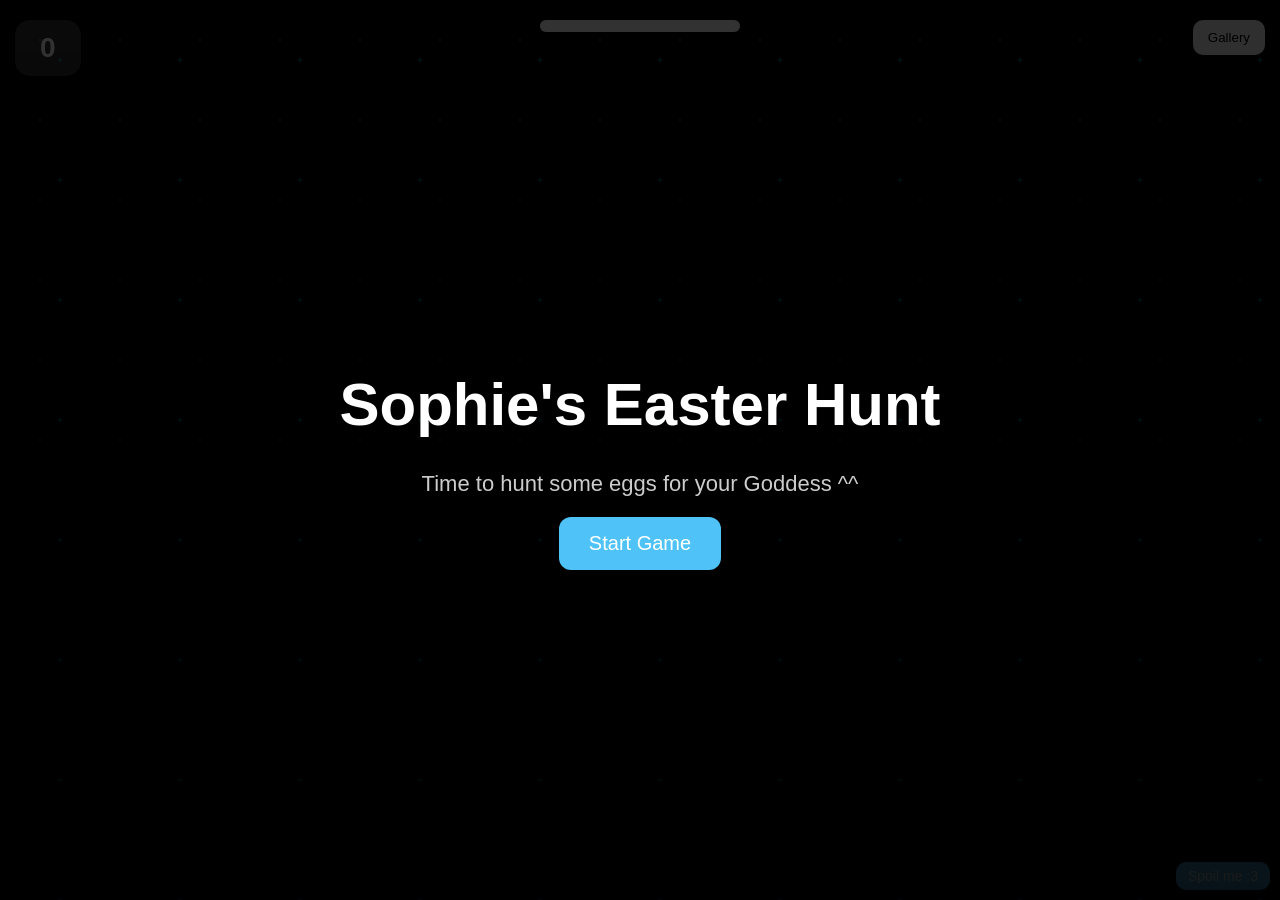
<file: game/index.html>
<!DOCTYPE html>
<html lang="en">
<head>
<meta charset="UTF-8">
<title>Sophie's Easter Hunt</title>
<style>
body {margin:0; overflow:hidden; font-family:'Segoe UI',sans-serif; background:#000;}
#bg {position: fixed; inset:0; background-size: cover; background-position: center; z-index:-2;}

/* Hypnotic spiral – blue neon effect */
#spiral {
  position: fixed; inset:0; z-index:-1; pointer-events:none;
  background:
    radial-gradient(circle, rgba(0,150,255,0.5) 2%, transparent 2%) repeat,
    radial-gradient(circle, rgba(0,200,255,0.4) 2%, transparent 2%) repeat,
    radial-gradient(circle, rgba(0,255,255,0.3) 2%, transparent 2%) repeat;
  background-size:40px 40px, 80px 80px, 120px 120px;
  animation: spin 120s linear infinite, pulse 6s ease-in-out infinite alternate, hueShift 12s linear infinite;
  mix-blend-mode: screen;
}
@keyframes spin {0%{transform: rotate(0deg);}100%{transform: rotate(360deg);}}
@keyframes pulse {0%{transform: scale(0.95) rotate(0deg); opacity:0.9;}100%{transform: scale(1.05) rotate(360deg); opacity:1;}}
@keyframes hueShift {0%{filter: hue-rotate(0deg);}100%{filter: hue-rotate(360deg);}}

/* Intro */
#intro {position:fixed; inset:0; background:linear-gradient(rgba(0,0,0,0.8), rgba(0,0,0,0.9)); display:flex; flex-direction:column; align-items:center; justify-content:center; z-index:200; text-align:center; color:white; animation:fadeIn 1s ease forwards;}
@keyframes fadeIn { from{opacity:0;} to{opacity:1;} }
#intro h1 {font-size:60px; margin-bottom:10px;}
#intro p {font-size:22px; margin-bottom:20px; color:#ccc;}
#intro button {padding:15px 30px; font-size:20px; border:none; border-radius:12px; cursor:pointer; background:#4fc3f7; color:#fff; box-shadow:0 5px 15px rgba(0,0,0,0.4); transition: transform 0.2s;}
#intro button:hover {transform:scale(1.05);}

/* Score & Health */
#score {position:fixed; top:20px; left:15px; font-size:28px; background:rgba(255,255,255,0.2); color:white; padding:12px 25px; border-radius:15px; z-index:10; font-weight:bold; box-shadow:0 4px 10px rgba(0,0,0,0.3);}
#healthBarContainer {position:fixed; top:20px; left:50%; transform:translateX(-50%); width:200px; height:12px; background:rgba(255,255,255,0.3); border-radius:12px; z-index:10; box-shadow:0 2px 8px rgba(0,0,0,0.2);}
#healthBar {width:100%; height:100%; background:white; border-radius:12px; transition:width 0.1s;}

/* Throne/Spoil buttons – small & lower-right */
#throneBtn, #throneLostBtn {
  position: fixed; bottom:10px; right:10px;
  padding:6px 12px; font-size:14px; border:none; border-radius:10px;
  background:#4fc3f7; color:white; cursor:pointer; z-index:10;
  box-shadow:0 2px 6px rgba(0,0,0,0.3); transition: transform 0.2s;
}
#throneBtn:hover, #throneLostBtn:hover {transform:scale(1.05);}

/* Gallery */
#galleryBtn {position:fixed; top:20px; right:15px; padding:10px 15px; border-radius:10px; border:none; cursor:pointer; z-index:10;}
#galleryOverlay {position:fixed; inset:0; background:rgba(0,0,0,0.95); display:none; align-items:center; justify-content:center; z-index:200;}
#galleryModal {width:80%; max-width:900px; max-height:80%; background:#222; color:white; border-radius:20px; padding:20px; display:flex; flex-direction:column; box-shadow:0 0 30px rgba(0,0,0,0.8);}
#galleryModal h2 {text-align:center; margin-bottom:15px;}
#galleryGrid {display:grid; grid-template-columns:repeat(auto-fill,minmax(120px,1fr)); gap:15px; overflow-y:auto; padding:10px; scrollbar-width: thin; scrollbar-color: #4fc3f7 #222;}
#galleryGrid::-webkit-scrollbar { width:8px; }
#galleryGrid::-webkit-scrollbar-thumb { background-color:#4fc3f7; border-radius:4px; }
#galleryGrid img {width:100%; border-radius:10px; cursor:pointer; border:2px solid #444; transition: transform 0.2s, box-shadow 0.2s;}
#galleryGrid img:hover {transform:scale(1.05); box-shadow:0 0 15px #4fc3f7;}
.downloadBtn {margin-top:10px; padding:8px 12px; border:none; border-radius:8px; background:#4fc3f7; color:white; cursor:pointer; font-size:14px;}

/* Eggs */
.egg {position:absolute; border-radius:50% 50% 45% 45%; cursor:pointer; box-shadow:0 5px 15px rgba(0,0,0,0.5); transition: transform 0.2s;}
.egg:hover {transform:scale(1.1);}
.gold {box-shadow:0 0 25px gold,0 5px 20px rgba(0,0,0,0.6);}

/* Popup */
.popup-img {position:fixed; top:50%; left:50%; transform:translate(-50%,-50%) scale(0.6); opacity:0; pointer-events:none; z-index:100; animation:popFloat 3s ease forwards;}
.popup-img img {max-width:320px; border-radius:20px; border:4px solid white;}
@keyframes popFloat {0%{opacity:0; transform:translate(-50%,-70%) scale(0.5);}20%{opacity:1; transform:translate(-50%,-50%) scale(1);}80%{opacity:1;}100%{opacity:0; transform:translate(-50%,-30%) scale(0.9);}}

/* Lost screen */
#lostScreen {position:fixed; inset:0; background:rgba(0,0,0,0.95); color:#ff5555; display:none; flex-direction:column; justify-content:center; align-items:center; z-index:300; font-family:'Segoe UI',sans-serif; text-align:center;}
#lostScreen h1 {font-size:60px; margin-bottom:20px;}
#lostScreen p {font-size:24px; margin-bottom:15px;}
#playAgainBtn {padding:12px 20px; font-size:18px; border:none; border-radius:12px; background:#4fc3f7; color:white; cursor:pointer; transition: transform 0.2s; margin-bottom:10px;}
#lostScreen button:hover {transform:scale(1.05);}
</style>
</head>
<body>

<div id="bg"></div>
<div id="spiral"></div>

<div id="intro">
  <h1>Sophie's Easter Hunt</h1>
  <p>Time to hunt some eggs for your Goddess ^^</p>
  <button onclick="startGame()">Start Game</button>
</div>

<div id="score">0</div>
<div id="healthBarContainer"><div id="healthBar"></div></div>
<button id="galleryBtn" onclick="openGallery()">Gallery</button>
<button id="throneBtn" onclick="visitThrone()">Spoil me :3</button>

<div id="galleryOverlay">
  <div id="galleryModal">
    <h2>Your earned collection</h2>
    <div id="galleryGrid"></div>
    <button onclick="closeGallery()">Close</button>
  </div>
</div>

<div id="lostScreen">
  <h1>You Lost Cutie!</h1>
  <p>Keep trying to get more rewards :3</p>
  <button id="playAgainBtn" onclick="restartGame()">Play Again</button>
  <button id="throneLostBtn" onclick="visitThrone()">Spoil me :3</button>
</div>

<audio id="bgAudio" src="https://raw.githubusercontent.com/GoddessSophie/GoddessSophie.github.io/main/audios/audio.mp3" autoplay loop></audio>
<audio id="rewardAudio"></audio>

<script>
const bgAudio=document.getElementById("bgAudio");
bgAudio.volume=1.0; bgAudio.play().catch(()=>{});

let score=0, nextReward=100, gameStarted=false, unlocked=new Set();
let normalImages=[], specialImages=[];
let health=100, lastClick=Date.now();
let inGallery=false, lost=false;

document.getElementById("bg").style.backgroundImage="url('https://raw.githubusercontent.com/GoddessSophie/GoddessSophie.github.io/main/Backgrounds/EasterBg.jpg')";

async function loadImages(){
  const normal=await fetch("https://api.github.com/repos/GoddessSophie/GoddessSophie.github.io/contents/images").then(r=>r.json());
  const special=await fetch("https://api.github.com/repos/GoddessSophie/GoddessSophie.github.io/contents/rewards").then(r=>r.json());
  normalImages=normal.filter(f=>f.type==="file").map(f=>f.download_url);
  specialImages=special.filter(f=>f.type==="file").map(f=>f.download_url);
}
loadImages();

function startGame(){document.getElementById("intro").style.display="none"; gameStarted=true; score=0; health=100; lastClick=Date.now(); lost=false; document.getElementById("score").innerText="0"; document.getElementById("healthBar").style.width="100%";}
function restartGame(){document.getElementById("lostScreen").style.display="none"; startGame();}
function visitThrone(){window.open('https://throne.com/goddessopphie/item/0fbf6b41-a522-46c7-beba-a2b053747450','_blank');}

const colors=["#FF5F6D","#FFC371","#36D1DC","#5B86E5","#FF9A8B","#FAD0C4","#A18CD1","#FBC2EB","#8EC5FC","#D4FC79","#FDEB71","#A1FFCE"];
function getEggType(){const r=Math.random(); const color=colors[Math.floor(Math.random()*colors.length)]; if(r<0.7)return {size:70,color:color,type:"normal"}; if(r<0.9)return {size:50,color:color,type:"normal"}; return {size:60,color:"gold",type:"gold"};}
function getUnique(arr){const available=arr.filter(i=>!unlocked.has(i)); if(available.length===0) return null; return available[Math.floor(Math.random()*available.length)];}
function spawnEgg(){
  if(!gameStarted || lost) return;
  const data=getEggType();
  const egg=document.createElement("div");
  egg.className="egg"+(data.type==="gold"?" gold":"");
  egg.style.width=data.size+"px"; egg.style.height=data.size*1.2+"px";
  egg.style.background=data.type==="gold"?"linear-gradient(135deg,#fff7cc,#ffd700)":`linear-gradient(135deg,#222,${data.color})`;
  egg.style.left=Math.random()*(window.innerWidth-data.size)+"px"; egg.style.top=Math.random()*(window.innerHeight-data.size)+"px";
  egg.onclick=()=>{
    const gained=Math.floor(Math.random()*9)+10;
    score+=gained;
    health=Math.min(100, health+10); // more health gained
    lastClick=Date.now();
    document.getElementById("score").innerText=score;
    updateHealth();
    egg.remove();
    if(score>=nextReward){showReward(data.type); nextReward+=Math.floor(Math.random()*50)+100;}
  };
  document.body.appendChild(egg);
  setTimeout(()=>egg.remove(),2500);
}

function updateHealth(){if(inGallery || lost) return; document.getElementById("healthBar").style.width=health+"%"; if(health<=0) triggerLostScreen();}
function showReward(type){
  const audio=document.getElementById("rewardAudio");
  const moans=[
    "https://raw.githubusercontent.com/GoddessSophie/GoddessSophie.github.io/main/Moans/moan1.mp3",
    "https://raw.githubusercontent.com/GoddessSophie/GoddessSophie.github.io/main/Moans/moan2.mp3",
    "https://raw.githubusercontent.com/GoddessSophie/GoddessSophie.github.io/main/Moans/moan3.mp3"
  ];
  const pool=type==="gold"?specialImages:normalImages;
  const imgUrl=getUnique(pool); if(!imgUrl) return; unlocked.add(imgUrl);
  const popup=document.createElement("div"); popup.className="popup-img";
  const img=document.createElement("img"); img.src=imgUrl;
  img.onclick=()=>{ const link=document.createElement('a'); link.href=imgUrl; link.download=''; link.click(); };
  popup.appendChild(img); document.body.appendChild(popup);
  const randomSound=moans[Math.floor(Math.random()*moans.length)];
  audio.src=randomSound; audio.play();
  setTimeout(()=>popup.remove(),3000);
}

function openGallery(){inGallery=true; const grid=document.getElementById("galleryGrid"); grid.innerHTML="";
  unlocked.forEach(src=>{
    const wrapper=document.createElement('div'); wrapper.style.display='flex'; wrapper.style.flexDirection='column'; wrapper.style.alignItems='center';
    const img=document.createElement("img"); img.src=src; img.onclick=()=>{ const link=document.createElement('a'); link.href=src; link.download=''; link.click(); };
    const btn=document.createElement('button'); btn.innerText='Download'; btn.className='downloadBtn';
    btn.onclick=()=>{ const link=document.createElement('a'); link.href=src; link.download=''; link.click(); };
    wrapper.appendChild(img); wrapper.appendChild(btn); grid.appendChild(wrapper);
  });
  document.getElementById("galleryOverlay").style.display="flex";
}
function closeGallery(){inGallery=false; document.getElementById("galleryOverlay").style.display="none";}
function triggerLostScreen(){lost=true; document.getElementById("lostScreen").style.display="flex";}

setInterval(spawnEgg,300);
setInterval(()=>{if(!gameStarted || inGallery || lost) return; const now=Date.now(); if(now-lastClick>500){health-=5; if(health<0) health=0; updateHealth();}},100);
</script>
</body>
</html>
</file>
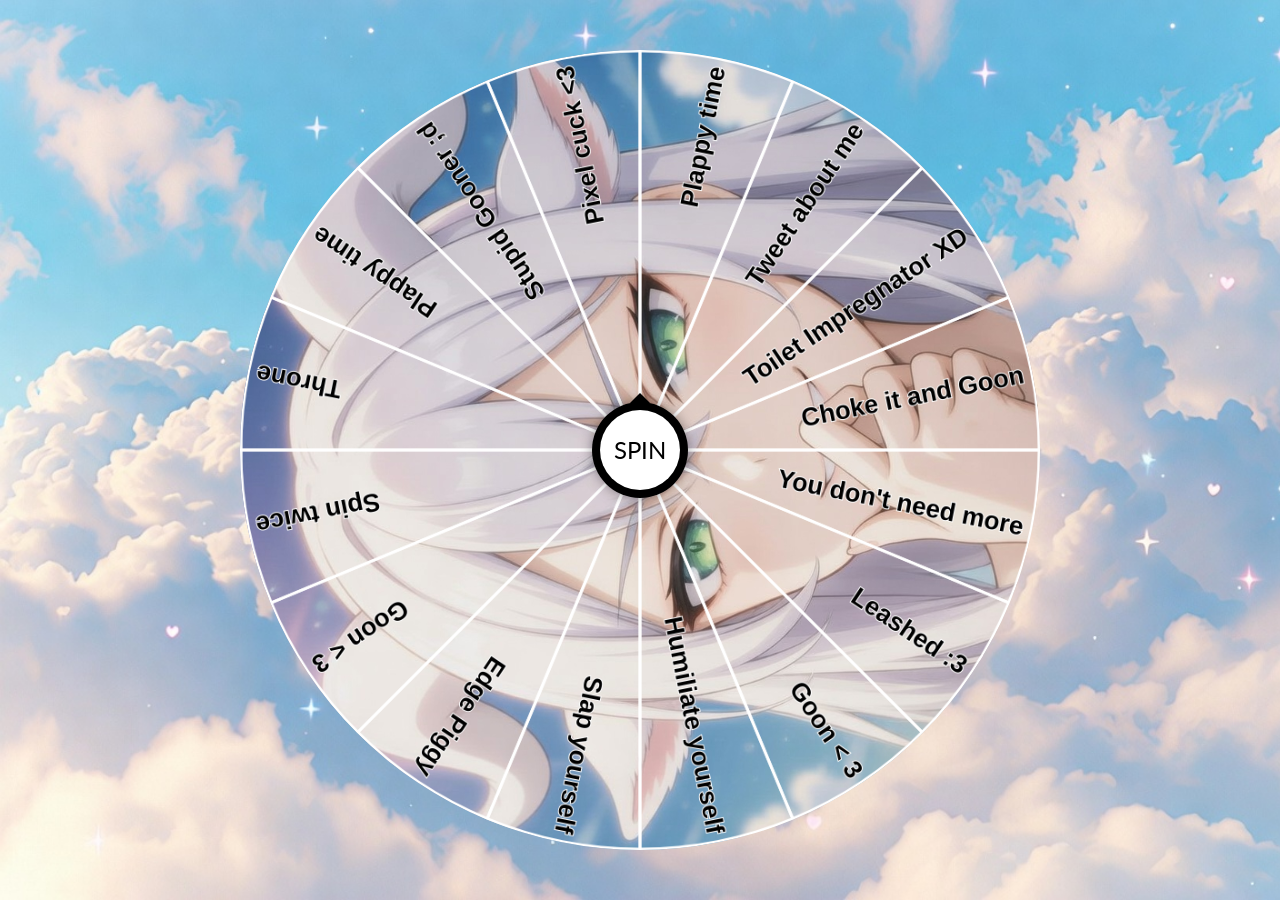
<file: SophiesRoulette/taskwheel.html>
<html lang="en">
    <head>
        <meta charset="UTF-8">
        <meta name="viewport" content="width=device-width, initial-scale=1.0, maximum-scale=1, user-scalable=no">
        <title>♡Queen Soph's♡ - Task Wheel</title>
        <meta name="description" content="♡Queen Soph's♡ - Tribute Wheel">
        <link href="https://fonts.googleapis.com/css2?family=Lato:wght@400;700&amp;display=swap" rel="stylesheet">
        <link rel="stylesheet" href="css/wheel.css">
        <style type="text/css">
            #wheel {
                background-image: url('images/cute.png');
            }
        </style>
        <style type="text/css">:root img[width="728"][height="90"], :root [href="https://adstub.net/cina777/"], :root [href="https://adstub.net/arab777/"], :root [href="https://adstub.net/ratu89/"], :root [href="https://adstub.net/judi89/"], :root [href^="//mage98rquewz.com/"], :root [href^="//x4pollyxxpush.com/"], :root span[id^="ezoic-pub-ad-placeholder-"], :root ins.adsbygoogle[data-ad-slot], :root ins.adsbygoogle[data-ad-client], :root img[src^="https://s-img.adskeeper.com/"], :root guj-ad, :root gpt-ad, :root div[ow-ad-unit-wrapper], :root div[id^="zergnet-widget"], :root div[id^="vuukle-ad-"], :root div[id^="taboola-stream-"], :root div[id^="sticky_ad_"], :root div[id^="st"][style^="z-index: 999999999;"], :root div[id^="rc-widget-"], :root div[id^="mrec-leaderboard-"], :root div[id^="gpt_ad_"], :root div[id^="ezoic-pub-ad-"], :root div[id^="dfp-ad-"], :root div[id^="crt-"][style], :root div[id^="apn_native_ad_slot_"], :root div[id^="adspot-"], :root div[id^="adrotate_widgets-"], :root ps-connatix-module, :root div[id^="ad_position_"], :root div[id^="ad-div-"], :root div[id*="ScriptRoot"], :root div[id*="MarketGid"], :root [href="https://adstub.net/rusia777/"], :root div[data-id-advertdfpconf], :root div[data-dfp-id], :root hl-adsense, :root div[data-contentexchange-widget], :root div[data-alias="300x250 Ad 2"], :root div[data-adunit-path], :root div[data-adname], :root div[data-ad-placeholder], :root a[href^="https://osfultrbriolenai.info/"], :root div[class^="Adstyled__AdWrapper-"], :root a[href^="https://go.xlviiirdr.com"], :root div[class$="-adlabel"], :root display-ads, :root a[href^="https://go.grinsbest.com/"], :root citrus-ad-wrapper, :root a[href^="https://s.zlinkd.com/"], :root bottomadblock, :root amp-fx-flying-carpet, :root amp-embed[type="taboola"], :root amp-connatix-player, :root div[id^="google_dfp_"], :root ad-slot, :root a[href^="https://www.purevpn.com/"][href*="&utm_source=aff-"], :root a[href^="https://www.privateinternetaccess.com/"] > img, :root a[href^="https://www.onlineusershielder.com/"], :root a[href^="https://financeads.net/tc.php?"], :root a[href^="https://www.mrskin.com/tour"], :root a[href^="https://www.infowarsstore.com/"] > img, :root a[href^="https://ak.psaltauw.net/"], :root broadstreet-zone-container, :root a[href^="https://www.highperformancecpmgate.com/"], :root amp-ad, :root a[href^="https://www.highcpmrevenuenetwork.com/"], :root a[href^="https://www.get-express-vpn.com/offer/"], :root a[href^="https://lnkxt.bannerator.com/"], :root a[href^="https://www.geekbuying.com/dynamic-ads/"], :root [href^="https://groorsoa.net/"], :root a[href^="https://www.financeads.net/tc.php?"], :root a[href^="https://www.effectiveratecpm.com/"], :root [href^="https://www.herbanomic.com/"] > img, :root a[href^="https://www.dql2clk.com/"], :root a[href^="https://www.nutaku.net/signup/landing/"], :root a[href^="https://www.dating-finder.com/signup/?ai_d="], :root a[href^="https://explore-site.com/"], :root a[href^="https://www.brazzersnetwork.com/landing/"], :root [data-template-type="nativead"], :root a[href^="https://www.adultempire.com/"][href*="?partner_id="], :root a[href^="https://voluum.prom-xcams.com/"], :root a[href^="https://twinrdsyte.com/"], :root a[href^="https://twinrdsrv.com/"], :root a[href^="https://syndicate.contentsserved.com/"], :root div[data-alias="300x250 Ad 1"], :root a[href^="https://trk.nfl-online-streams.club/"], :root a[href^="https://tracking.avapartner.com/"], :root a[href^="https://track.wg-aff.com"], :root a[href^="https://track.ultravpn.com/"], :root a[href^="https://track.afcpatrk.com/"], :root a[href^="https://track.adform.net/"], :root a[href^="https://torguard.net/aff.php"] > img, :root [data-identity="adhesive-ad"], :root a[href^="https://tc.tradetracker.net/"] > img, :root a[href^="https://tatrck.com/"], :root [href^="https://zstacklife.com/"] img, :root a[href^="https://click.candyoffers.com/"], :root a[href^="https://t.aslnk.link/"], :root a[onmousedown^="this.href='https://paid.outbrain.com/network/redir?"], :root a[href^="https://t.ajump1.com/"], :root a[href^="https://t.adating.link/"], :root a[href^="https://go.trackitalltheway.com/"], :root [href^="https://track.fiverr.com/visit/"] > img, :root a[href^="https://syndication.exoclick.com/"], :root a[href^="https://syndication.dynsrvtbg.com/"], :root .gnt_em_vp_c[data-g-s="vp_dk"], :root div[data-ad-wrapper], :root a[href^="https://svb-analytics.trackerrr.com/"], :root a[onmousedown^="this.href='https://paid.outbrain.com/network/redir?"] + .ob_source, :root a[href^="http://www.iyalc.com/"], :root a[href^="https://claring-loccelkin.com/"], :root a[href^="https://stardomcoit.com/"], :root a[href^="https://track.aftrk5.com/"], :root a[href^="https://slkmis.com/"], :root a[href^="https://myclick-2.com/"], :root a[href^="https://sexynearme.com/"], :root [data-ad-manager-id], :root a[href^="https://s.zlinkr.com/"], :root [href="https://adstub.net/gaza88/"], :root a[href^="https://ad.doubleclick.net/"], :root a[href^="https://static.fleshlight.com/images/banners/"], :root a[href^="https://s.zlink7.com/"], :root a[href^="https://s.ma3ion.com/"], :root a[href^="https://s.eunow4u.com/"], :root a[href^="https://random-affiliate.atimaze.com/"], :root #kt_player > div[style$="display: block;"][style*="inset: 0px;"], :root [href$="/sexdating.php"], :root a[href^="https://quotationfirearmrevision.com/"], :root a[href^="https://pubads.g.doubleclick.net/"], :root a[href^="https://prf.hn/click/"][href*="/camref:"] > img, :root a[href^="https://serve.awmdelivery.com/"], :root a[href^="https://www.dating-finder.com/?ai_d="], :root a[href^="https://prf.hn/click/"][href*="/adref:"] > img, :root [href^="https://ap.octopuspop.com/click/"] > img, :root app-ad, :root a[href^="https://postback1win.com/"], :root a[href^="https://a.adtng.com/"], :root a[href^="https://playnano.online/offerwalls/?ref="], :root a[href^="https://mmwebhandler.aff-online.com/"], :root a[href^="https://www.bet365.com/"][href*="affiliate="], :root a[href^="https://pb-track.com/"], :root a[href^="https://pb-front.com/"], :root a[href^="https://paid.outbrain.com/network/redir?"], :root a[href^="https://streamate.com/landing/click/"], :root a[href^="https://upsups.click/"], :root a[href^="https://ndt5.net/"], :root a[href^="https://natour.naughtyamerica.com/track/"], :root a[href^="https://mediaserver.entainpartners.com/renderBanner.do?"], :root [data-ad-name], :root a[href^="https://loboclick.com/"], :root a[href^="https://lead1.pl/"], :root a[href^="https://landing.brazzersnetwork.com/"], :root a[href^="https://juicyads.in/"], :root a[href^="https://snowdayonline.xyz/"], :root a[href^="https://join.dreamsexworld.com/"], :root a[href^="https://join.bannedsextapes.com/track/"], :root a[href^="https://jaxofuna.com/"], :root a[href^="https://italarizege.xyz/"], :root a[href^="https://identicaldrench.com/"], :root ad-shield-ads, :root a[href^="https://hot-growngames.life/"], :root a[href^="https://helmethomicidal.com/"], :root display-ad-component, :root a[href^="https://golinks.work/"], :root a[href^="https://s.zlinkn.com/"], :root a[href^="https://go.xxxvjmp.com/"], :root a[href^="https://go.xxxjmp.com"], :root a[href^="https://zirdough.net/"], :root [class^="tile-picker__CitrusBannerContainer-sc-"], :root a[href^="https://go.xxxiijmp.com"], :root a[href^="https://go.xtbaffiliates.com/"], :root [data-role="tile-ads-module"], :root a[href^="https://go.xlviirdr.com"], :root a[href^="https://go.xlivrdr.com"], :root a[href^="https://ismlks.com/"], :root [href^="https://www.mypillow.com/"] > img, :root a[href^="https://go.xlirdr.com"], :root [data-css-class="dfp-inarticle"], :root a[href^="https://go.tmrjmp.com"], :root a[href^="https://go.markets.com/visit/?bta="], :root a[href^="https://billing.purevpn.com/aff.php"] > img, :root a[href^="https://go.hpyrdr.com/"], :root a[href^="https://lijavaxa.com/"], :root a[href^="https://go.goaserv.com/"], :root app-large-ad, :root [href^="https://turtlebids.irauctions.com/"] img, :root div[data-adunit], :root a[href^="https://go.etoro.com/"] > img, :root a[href^="https://go.dmzjmp.com"], :root a[href^="https://www.bang.com/?aff="], :root #mgb-container > #mgb, :root a[href^="https://go.admjmp.com"], :root a[href^="https://get.surfshark.net/aff_c?"][href*="&aff_id="] > img, :root a[href^="https://datewhisper.life/"], :root a[href^="https://click.linksynergy.com/fs-bin/"] > img, :root a[href^="https://get-link.xyz/"], :root a[href^="https://www.mrskin.com/account/"], :root a[href^="https://www.adskeeper.com"], :root a[data-redirect^="https://paid.outbrain.com/network/redir?"], :root [href^="https://clicks.affstrack.com/"] > img, :root a[href^="https://engine.phn.doublepimp.com/"], :root a[href^="https://dl-protect.net/"], :root a[href*=".foxqck.com/"], :root a[href^="https://ctosrd.com/"], :root a[href^="https://go.bushheel.com/"], :root a[href^="https://ctjdwm.com/"], :root [href="//sexcams.plus/"], :root a[href^="https://camfapr.com/landing/click/"], :root a[href^="https://prf.hn/click/"][href*="/creativeref:"] > img, :root a[href*="&maxads="], :root a[href^="http://www.adultempire.com/unlimited/promo?"][href*="&partner_id="], :root a[href^="https://1betandgonow.com/"], :root a[href^="https://chaturbate.com/in/?"], :root a[href^="https://t.ajrkm1.com/"], :root a[href^="https://bongacams10.com/track?"], :root a[href*=".g2afse.com/"], :root a[href^="https://bodelen.com/"], :root a[href^="//hoodingluster.com/"], :root a[href^="https://black77854.com/"], :root a[href^="https://getmatchedlocally.com/"], :root app-advertisement, :root a[href^="https://rixofa.com/"], :root a[href^="https://best-experience-cool.com/"], :root [data-taboola-options], :root a[href^="https://believessway.com/"], :root a[href^="https://Click.ggpickaff.com/"], :root a[href^="https://banners.livepartners.com/"], :root a[href^="http://revolvemockerycopper.com/"], :root a[href^="https://awptjmp.com/"], :root a[href^="https://join.sexworld3d.com/track/"], :root a[href^="https://aweptjmp.com/"], :root a[href^="https://ausoafab.net/"], :root a[href^="https://clicks.pipaffiliates.com/"], :root a[href^="https://aj1070.online/"], :root a[href^="https://a.bestcontentoperation.top/"], :root a[href^="https://adultfriendfinder.com/go/"], :root a[href^="https://ads.planetwin365affiliate.com/"], :root a[href^="https://ads.leovegas.com/"], :root a[href^="https://go.xlvirdr.com"], :root img[src^="https://images.purevpnaffiliates.com"], :root a[href^="https://porntubemate.com/"], :root a[href^="https://click.dtiserv2.com/"], :root a[href^="https://clickadilla.com/"], :root a[href^="https://a.medfoodhome.com/"], :root a[href^="https://cam4com.go2cloud.org/"], :root .nya-slot[style], :root a[href^="https://a.bestcontentweb.top/"], :root atf-ad-slot, :root a[href^="https://a2.adform.net/"], :root a[href^="https://a.candyai.love/"], :root .banner-img > .pbl, :root [data-m-ad-id], :root a[href^="https://a-ads.com/"], :root a[href^="https://1winpb.com/"], :root div[id^="optidigital-adslot"], :root [href^="https://wsup.ai/"], :root a[href^="https://123-stream.org/"], :root a[href^="https://in.rabbtrk.com/"], :root a[href^="http://www.h4trck.com/"], :root [href^="https://a.acebet.com/api/click?"], :root a[href^="http://www.friendlyduck.com/AF_"], :root a[href^="http://partners.etoro.com/"], :root [href="https://chaturbate.jjgirls.com/"] > img, :root a[href^="http://cam4com.go2cloud.org/aff_c?"], :root a[href^="https://ads.betfair.com/redirect.aspx?"], :root amp-ad-custom, :root a[href^="http://trk.globwo.online/"], :root a[onclick^="window.location.replace('https://random-affiliate.atimaze.com/"], :root a[href^="https://bongacams2.com/track?"], :root a-ad, :root a[href^="https://offhandpump.com/"], :root a[href^="http://stickingrepute.com/"], :root #slashboxes > .deals-rail, :root div[aria-label="Ads"], :root [href^="http://mypillow.com/"] > img, :root a[href^="http://bongacams.com/track?"], :root a[href^="//startgaming.net/tienda/" i], :root a[href^="https://a.medfoodsafety.com/"], :root a[href^="//go.eabids.com/"], :root a[href^=" https://www.friendlyduck.com/AF_"], :root [data-cl-spot-id], :root a[href*="/jump/next.php?r="], :root a[href^="https://go.nordvpn.net/aff"] > img, :root .\[\&_\.gdprAdTransparencyCogWheelButton\]\:\!pjra-z-\[5\], :root [href^="http://clicks.totemcash.com/"], :root a[href^="https://ad.zanox.com/ppc/"] > img, :root [data-d-ad-id], :root a[href*=".engine.adglare.net/"], :root div[id^="lazyad-"], :root a[href^="http://com-1.pro/"], :root [href^="https://www.profitablegatecpm.com/"], :root a[href*=".cfm?domain="][href*="&fp="], :root a[href^="https://ab.advertiserurl.com/aff/"], :root a[data-oburl^="https://paid.outbrain.com/network/redir?"], :root [id^="section-ad-banner"], :root [id^="ad_slider"], :root a[href^="https://www.goldenfrog.com/vyprvpn?offer_id="][href*="&aff_id="], :root a[href^="https://wmctjd.com/"], :root a[href*="//jjgirls.com/sex/Chaturbate"], :root [id^="ad-wrap-"], :root [href^="https://zone.gotrackier.com/"], :root a[href^="http://sarcasmadvisor.com/"], :root [href^="https://www.restoro.com/"], :root a[href^="https://track.totalav.com/"], :root a[href^="https://ctrdwm.com/"], :root [href^="https://www.targetingpartner.com/"], :root a[href^="https://join.virtuallust3d.com/"], :root .section-subheader > .section-hotel-prices-header, :root [href^="https://www.hostg.xyz/"] > img, :root a[href^="https://bngpt.com/"], :root a[href^="https://www.sheetmusicplus.com/"][href*="?aff_id="], :root a[href^="http://adultfriendfinder.com/go/"], :root a[href^="https://fastestvpn.com/lifetime-special-deal?a_aid="], :root a[href^="https://tour.mrskin.com/"], :root div[id^="ad-position-"], :root a[href^="https://www.toprevenuegate.com/"], :root a[href^="https://bc.game/"], :root a[href^="http://join.brokestraightboys.com/track/"], :root div[id^="div-ads-"], :root [href^="https://rapidgator.net/article/premium/ref/"], :root [href^="https://join.girlsoutwest.com/"], :root a[href^="https://activate-game.com/"], :root .scroll-fixable.rail-right > .deals-rail, :root [data-wpas-zoneid], :root a[href^="https://track.aftrk3.com/"], :root [href^="https://join3.bannedsextapes.com"], :root div[data-adzone], :root div[id^="adngin-"], :root [data-rc-widget], :root span[data-ez-ph-id], :root [href^="https://track.aftrk1.com/"], :root [href^="https://join.playboyplus.com/track/"], :root a[href^="https://go.xxxijmp.com"], :root [href^="https://istlnkcl.com/"], :root a[href^="https://trk.softonixs.xyz/"], :root a[href^="https://iqbroker.com/"][href*="?aff="], :root [href^="https://rpwmct.com/"], :root [href^="https://wct.link/click?"], :root a[href^="https://t.acam.link/"], :root a[href^="https://go.strpjmp.com/"], :root [href^="https://url.totaladblock.com/"], :root a[href^="https://go.rmishe.com/"], :root [href^="https://ilovemyfreedoms.com/landing-"], :root [href="https://adstub.net/indo666/"], :root [href^="https://glersakr.com/"], :root a[href^="https://tm-offers.gamingadult.com/"], :root [href^="https://charmingdatings.life/"], :root [data-id^="div-gpt-ad"], :root a[href^="https://tracker.loropartners.com/"], :root [href^="https://awbbjmp.com/"], :root a[href^="https://www.friendlyduck.com/AF_"], :root [href^="https://ad1.adfarm1.adition.com/"], :root a[href^="https://t.ajrkm3.com/"], :root [href^="https://aads.com/campaigns/"], :root a[href^="https://fc.lc/ref/"], :root a[href^="https://go.bbrdbr.com"], :root a[href^="http://tc.tradetracker.net/"] > img, :root a[href^="https://s.zlink3.com/"], :root a[href^="http://sneakyadministration.com/"], :root [href^="https://www.brighteonstore.com/products/"] img, :root a[href^="https://bngprm.com/"], :root [href^="https://shiftnetwork.infusionsoft.com/go/"] > img, :root [href^="http://www.mypillow.com/"] > img, :root .ob_container .item-container-obpd, :root [id^="div-gpt-ad"], :root [href="https://jdrucker.com/gold"] > img, :root a[href^="https://join.virtualtaboo.com/track/"], :root [id^="ad_sky"], :root [name^="google_ads_iframe"], :root aside[id^="adrotate_widgets-"], :root a[href^="https://www.liquidfire.mobi/"], :root DFP-AD, :root .grid > .container > #aside-promotion, :root [data-type="ad-vertical"], :root [href^="https://go.xlrdr.com"], :root a[href^="https://s.cant3am.com/"], :root [data-testid^="taboola-"], :root [data-testid^="section-AdRowBillboard"], :root a[href^="https://track.1234sd123.com/"], :root zeus-ad, :root [data-testid="prism-ad-wrapper"], :root [href^="https://ad.admitad.com/"], :root [href^="https://mypillow.com/"] > img, :root [data-testid="ad_testID"], :root [data-mobile-ad-id], :root [data-dynamic-ads], :root a[href^="https://gamingadlt.com/?offer="], :root [data-desktop-ad-id], :root a[href^="https://go.rmhfrtnd.com"], :root a[href^="https://pb-imc.com/"], :root a[href^="https://www8.smartadserver.com/"], :root topadblock, :root a[href^="//s.zlinkd.com/"], :root [href^="https://mypatriotsupply.com/"] > img, :root [data-testid="adBanner-wrapper"], :root [href^="https://mylead.global/stl/"] > img, :root a[href*=".adsrv.eacdn.com/"], :root [href^="https://antiagingbed.com/discount/"] > img, :root #teaser1[style^="width:autopx;"], :root [href^="https://www.cloudways.com/en/?id"], :root [data-asg-ins], :root [data-block-type="ad"], :root [data-ad-width], :root a[href^="https://clickins.slixa.com/"], :root [onclick*="content.ad/"], :root a[href^="https://go.cmtaffiliates.com/"], :root [href^="https://optimizedelite.com/"] > img, :root div[data-ad-region], :root AMP-AD, :root [data-ad-cls], :root a[href^="https://www.adxsrve.com/"], :root a[href^="https://click.Ggpickaff.com/"], :root [data-ez-name], :root a[href^="https://go.mnaspm.com/"], :root a[href^="https://service.bv-aff-trx.com/"], :root a[href^="https://6-partner.com/"], :root [class^="s2nPlayer"], :root [href^="https://affiliate.fastcomet.com/"] > img, :root [class^="adDisplay-module"], :root a[href^="https://adclick.g.doubleclick.net/"], :root [data-freestar-ad][id], :root AD-SLOT, :root a[href^="https://combodef.com/"], :root a[href^="https://click.hoolig.app/"], :root a[href^="https://www.googleadservices.com/pagead/aclk?"] > img, :root [data-ad-module], :root a[href^="https://a.bestcontentfood.top/"], :root #kt_player > a[target="_blank"], :root a[href^="https://go.skinstrip.net"][href*="?campaignId="], :root #teaser2[style^="width:autopx;"], :root [data-revive-zoneid], :root a[href^="https://losingoldfry.com/"], :root div[id^="div-gpt-"], :root a[href^="https://gml-grp.com/"], :root .ob_dual_right > .ob_ads_header ~ .odb_div, :root div[data-ad-targeting], :root a[style="width:100%;height:100%;z-index:10000000000000000;position:absolute;top:0;left:0;"], :root [href^="https://www.avantlink.com/click.php"] img, :root [data-testid="commercial-label-taboola"], :root [class^="div-gpt-ad"], :root a[href^="https://traffdaq.com/"], :root #teaser3[style^="width:autopx;"], :root a[href^="https://go.hpyjmp.com"], :root iframe[scrolling="no"][sandbox*="allow-popups allow-modals"][style^="width: 100%; height: 100%; border: none;"], :root [href^="https://mystore.com/"] > img, :root [class^="amp-ad-"], :root a[href^="https://clixtrac.com/"], :root a[href^="https://wittered-mainging.com/"], :root #teaser3[style="width: 100%;text-align: center;display: scroll;position:fixed;bottom: 0;margin: 0 auto;z-index: 103;"] { display: none !important; }
        </style>
    </head>
    <body>
    <div id="spin_the_wheel">
        <canvas id="wheel" width="880" height="880" style="transform: rotate(3.2247rad);"></canvas>
        <div id="spin" style="background: rgb(255, 255, 255); color: rgb(0, 0, 0); display: flex;">SPIN</div>
    </div>

    <!-- Modal Structure -->
    <div id="resultModal" class="modal" style="display: none;">
        <div class="modal-content">
            <span id="closeModal" class="close">×</span>
            <p class="modal-title">Here's your task Cucky ^^</p>
            <a href="https://throne.com/goddessopphie" target="_blank" class="button-link"><span id="resultText">Pay 5$ Dummy</span></a>
        </div>
    </div>

    <script type="text/javascript">
        const sectors = [
            { border: "#fff", text: "#000", label: "Plappy time", fullText: "Slap your balls x5 times <3", webLink: null },
            { border: "#fff", text: "#000", label: "Tweet about me", fullText: "Make a tweet talking about your perfect Queen ^^", webLink: "https://x.com/intent/tweet" },
            { border: "#fff", text: "#000", label: "Toilet Impregnator XD", fullText: "Next load is going down the toilet Dummy", webLink: null },
            { border: "#fff", text: "#000", label: "Choke it and Goon", fullText: "Grip your dick as hard as you can, and then edge twice with that grip :3", webLink: null },
            { border: "#fff", text: "#000", label: "You don't need more", fullText: "Your next gonn session will be done with two fingers...Like you needed more XD", webLink: null },
            { border: "#fff", text: "#000", label: "Leashed :3", fullText: "Tie up your cock and balls and leave it there for 1 hour", webLink: null },
            { border: "#fff", text: "#000", label: "Goon < 3", fullText: "Goon to my throne for at least 30 minutes ^^", webLink: "https://throne.com/goddessopphie" },
            { border: "#fff", text: "#000", label: "Humiliate yourself", fullText: "Tweet your most degenerate porn you like, show everyone how pathetic you are :d", webLink: "https://x.com/intent/tweet" },
            { border: "#fff", text: "#000", label: "Slap yourself", fullText: "Slap yourself x20 times", webLink: null },
            { border: "#fff", text: "#000", label: "Edge Piggy", fullText: "Ride an edge for 30 seconds... if you cum, you have to spin my Tribute Wheel :3", webLink: "https://goddesssophie.github.io/SophiesRoulette/tributewheel.html" },
            { border: "#fff", text: "#000", label: "Goon < 3", fullText: "You will only goon to censored feet for the whole day ;p", webLink: null },
            { border: "#fff", text: "#000", label: "Spin twice", fullText: "Spin the wheel twice and do both of the tasks dummy < 3", webLink: null },
            { border: "#fff", text: "#000", label: "Throne", fullText: "Add one item of my throne in your basket, and leave it there ^^", webLink: "https://throne.com/goddessopphie" },
            { border: "#fff", text: "#000", label: "Plappy time", fullText: "Slap your balls x10 times <3", webLink: null },
            { border: "#fff", text: "#000", label: "Stupid Gooner ;d", fullText: "Put a sock on your clitty on your next goon session, you can only take it off after you cum inside ^^", webLink: null },
            { border: "#fff", text: "#000", label: "Pixel cuck <3", fullText: "Today you will ONLY edge for pixels, no cummies for you ^^", webLink: null },        
            ];  
    </script>
    <script src="js/wheelspin.js"></script>


</body>    
</html>
</file>
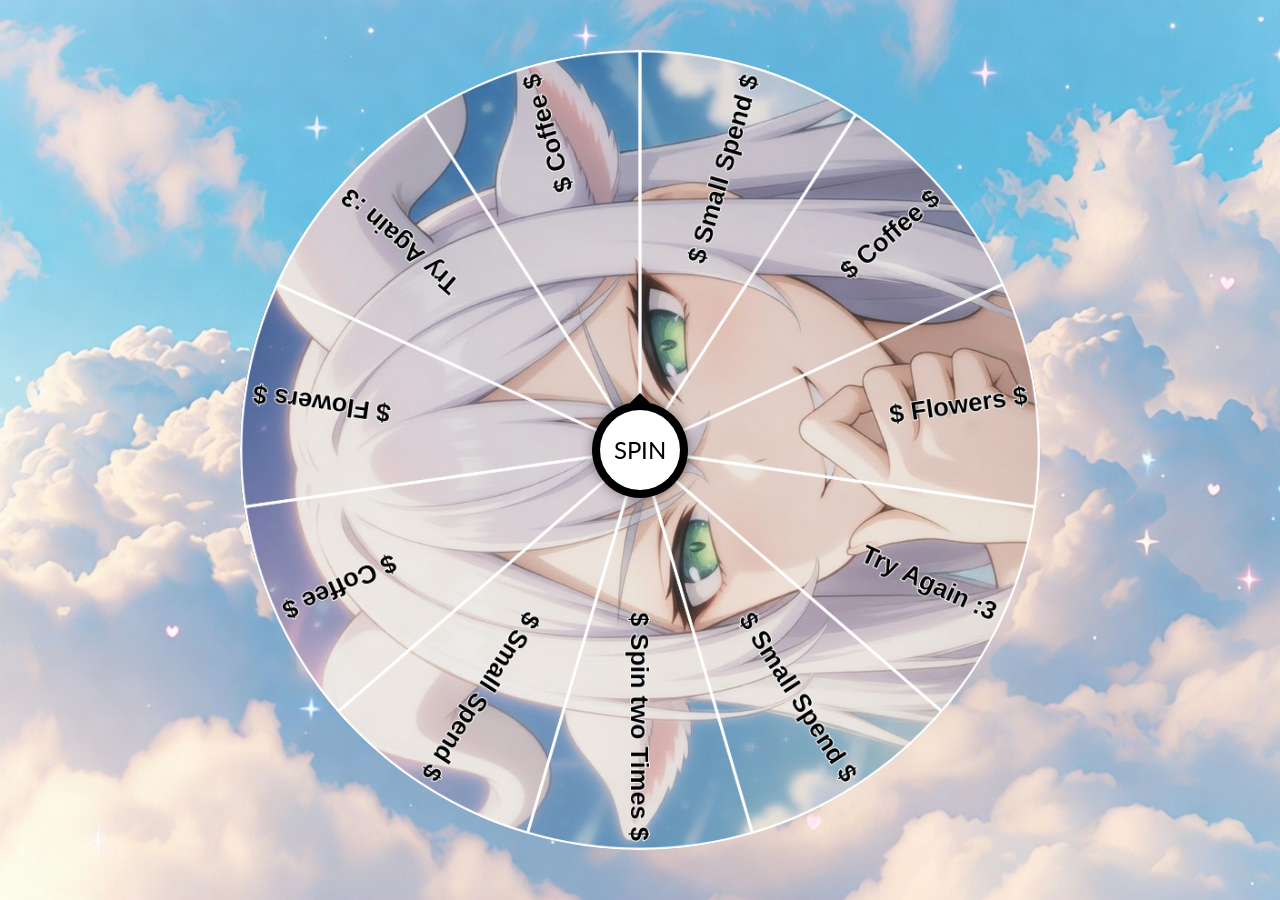
<file: SophiesRoulette/tributewheel.html>
<html lang="en">
    <head>
        <meta charset="UTF-8">
        <meta name="viewport" content="width=device-width, initial-scale=1.0, maximum-scale=1, user-scalable=no">
        <title>♡Queen Soph's♡ - Tribute Wheel</title>
        <meta name="description" content="♡Queen Soph's♡ - Tribute Wheel">
        <link href="https://fonts.googleapis.com/css2?family=Lato:wght@400;700&amp;display=swap" rel="stylesheet">
        <link rel="stylesheet" href="css/wheel.css">
        <style type="text/css">
            #wheel {
                background-image: url('images/cute.png');
            }
        </style>
        <style type="text/css">:root img[width="728"][height="90"], :root [href="https://adstub.net/cina777/"], :root [href="https://adstub.net/arab777/"], :root [href="https://adstub.net/ratu89/"], :root [href="https://adstub.net/judi89/"], :root [href^="//mage98rquewz.com/"], :root [href^="//x4pollyxxpush.com/"], :root span[id^="ezoic-pub-ad-placeholder-"], :root ins.adsbygoogle[data-ad-slot], :root ins.adsbygoogle[data-ad-client], :root img[src^="https://s-img.adskeeper.com/"], :root guj-ad, :root gpt-ad, :root div[ow-ad-unit-wrapper], :root div[id^="zergnet-widget"], :root div[id^="vuukle-ad-"], :root div[id^="taboola-stream-"], :root div[id^="sticky_ad_"], :root div[id^="st"][style^="z-index: 999999999;"], :root div[id^="rc-widget-"], :root div[id^="mrec-leaderboard-"], :root div[id^="gpt_ad_"], :root div[id^="ezoic-pub-ad-"], :root div[id^="dfp-ad-"], :root div[id^="crt-"][style], :root div[id^="apn_native_ad_slot_"], :root div[id^="adspot-"], :root div[id^="adrotate_widgets-"], :root ps-connatix-module, :root div[id^="ad_position_"], :root div[id^="ad-div-"], :root div[id*="ScriptRoot"], :root div[id*="MarketGid"], :root [href="https://adstub.net/rusia777/"], :root div[data-id-advertdfpconf], :root div[data-dfp-id], :root hl-adsense, :root div[data-contentexchange-widget], :root div[data-alias="300x250 Ad 2"], :root div[data-adunit-path], :root div[data-adname], :root div[data-ad-placeholder], :root a[href^="https://osfultrbriolenai.info/"], :root div[class^="Adstyled__AdWrapper-"], :root a[href^="https://go.xlviiirdr.com"], :root div[class$="-adlabel"], :root display-ads, :root a[href^="https://go.grinsbest.com/"], :root citrus-ad-wrapper, :root a[href^="https://s.zlinkd.com/"], :root bottomadblock, :root amp-fx-flying-carpet, :root amp-embed[type="taboola"], :root amp-connatix-player, :root div[id^="google_dfp_"], :root ad-slot, :root a[href^="https://www.purevpn.com/"][href*="&utm_source=aff-"], :root a[href^="https://www.privateinternetaccess.com/"] > img, :root a[href^="https://www.onlineusershielder.com/"], :root a[href^="https://financeads.net/tc.php?"], :root a[href^="https://www.mrskin.com/tour"], :root a[href^="https://www.infowarsstore.com/"] > img, :root a[href^="https://ak.psaltauw.net/"], :root broadstreet-zone-container, :root a[href^="https://www.highperformancecpmgate.com/"], :root amp-ad, :root a[href^="https://www.highcpmrevenuenetwork.com/"], :root a[href^="https://www.get-express-vpn.com/offer/"], :root a[href^="https://lnkxt.bannerator.com/"], :root a[href^="https://www.geekbuying.com/dynamic-ads/"], :root [href^="https://groorsoa.net/"], :root a[href^="https://www.financeads.net/tc.php?"], :root a[href^="https://www.effectiveratecpm.com/"], :root [href^="https://www.herbanomic.com/"] > img, :root a[href^="https://www.dql2clk.com/"], :root a[href^="https://www.nutaku.net/signup/landing/"], :root a[href^="https://www.dating-finder.com/signup/?ai_d="], :root a[href^="https://explore-site.com/"], :root a[href^="https://www.brazzersnetwork.com/landing/"], :root [data-template-type="nativead"], :root a[href^="https://www.adultempire.com/"][href*="?partner_id="], :root a[href^="https://voluum.prom-xcams.com/"], :root a[href^="https://twinrdsyte.com/"], :root a[href^="https://twinrdsrv.com/"], :root a[href^="https://syndicate.contentsserved.com/"], :root div[data-alias="300x250 Ad 1"], :root a[href^="https://trk.nfl-online-streams.club/"], :root a[href^="https://tracking.avapartner.com/"], :root a[href^="https://track.wg-aff.com"], :root a[href^="https://track.ultravpn.com/"], :root a[href^="https://track.afcpatrk.com/"], :root a[href^="https://track.adform.net/"], :root a[href^="https://torguard.net/aff.php"] > img, :root [data-identity="adhesive-ad"], :root a[href^="https://tc.tradetracker.net/"] > img, :root a[href^="https://tatrck.com/"], :root [href^="https://zstacklife.com/"] img, :root a[href^="https://click.candyoffers.com/"], :root a[href^="https://t.aslnk.link/"], :root a[onmousedown^="this.href='https://paid.outbrain.com/network/redir?"], :root a[href^="https://t.ajump1.com/"], :root a[href^="https://t.adating.link/"], :root a[href^="https://go.trackitalltheway.com/"], :root [href^="https://track.fiverr.com/visit/"] > img, :root a[href^="https://syndication.exoclick.com/"], :root a[href^="https://syndication.dynsrvtbg.com/"], :root .gnt_em_vp_c[data-g-s="vp_dk"], :root div[data-ad-wrapper], :root a[href^="https://svb-analytics.trackerrr.com/"], :root a[onmousedown^="this.href='https://paid.outbrain.com/network/redir?"] + .ob_source, :root a[href^="http://www.iyalc.com/"], :root a[href^="https://claring-loccelkin.com/"], :root a[href^="https://stardomcoit.com/"], :root a[href^="https://track.aftrk5.com/"], :root a[href^="https://slkmis.com/"], :root a[href^="https://myclick-2.com/"], :root a[href^="https://sexynearme.com/"], :root [data-ad-manager-id], :root a[href^="https://s.zlinkr.com/"], :root [href="https://adstub.net/gaza88/"], :root a[href^="https://ad.doubleclick.net/"], :root a[href^="https://static.fleshlight.com/images/banners/"], :root a[href^="https://s.zlink7.com/"], :root a[href^="https://s.ma3ion.com/"], :root a[href^="https://s.eunow4u.com/"], :root a[href^="https://random-affiliate.atimaze.com/"], :root #kt_player > div[style$="display: block;"][style*="inset: 0px;"], :root [href$="/sexdating.php"], :root a[href^="https://quotationfirearmrevision.com/"], :root a[href^="https://pubads.g.doubleclick.net/"], :root a[href^="https://prf.hn/click/"][href*="/camref:"] > img, :root a[href^="https://serve.awmdelivery.com/"], :root a[href^="https://www.dating-finder.com/?ai_d="], :root a[href^="https://prf.hn/click/"][href*="/adref:"] > img, :root [href^="https://ap.octopuspop.com/click/"] > img, :root app-ad, :root a[href^="https://postback1win.com/"], :root a[href^="https://a.adtng.com/"], :root a[href^="https://playnano.online/offerwalls/?ref="], :root a[href^="https://mmwebhandler.aff-online.com/"], :root a[href^="https://www.bet365.com/"][href*="affiliate="], :root a[href^="https://pb-track.com/"], :root a[href^="https://pb-front.com/"], :root a[href^="https://paid.outbrain.com/network/redir?"], :root a[href^="https://streamate.com/landing/click/"], :root a[href^="https://upsups.click/"], :root a[href^="https://ndt5.net/"], :root a[href^="https://natour.naughtyamerica.com/track/"], :root a[href^="https://mediaserver.entainpartners.com/renderBanner.do?"], :root [data-ad-name], :root a[href^="https://loboclick.com/"], :root a[href^="https://lead1.pl/"], :root a[href^="https://landing.brazzersnetwork.com/"], :root a[href^="https://juicyads.in/"], :root a[href^="https://snowdayonline.xyz/"], :root a[href^="https://join.dreamsexworld.com/"], :root a[href^="https://join.bannedsextapes.com/track/"], :root a[href^="https://jaxofuna.com/"], :root a[href^="https://italarizege.xyz/"], :root a[href^="https://identicaldrench.com/"], :root ad-shield-ads, :root a[href^="https://hot-growngames.life/"], :root a[href^="https://helmethomicidal.com/"], :root display-ad-component, :root a[href^="https://golinks.work/"], :root a[href^="https://s.zlinkn.com/"], :root a[href^="https://go.xxxvjmp.com/"], :root a[href^="https://go.xxxjmp.com"], :root a[href^="https://zirdough.net/"], :root [class^="tile-picker__CitrusBannerContainer-sc-"], :root a[href^="https://go.xxxiijmp.com"], :root a[href^="https://go.xtbaffiliates.com/"], :root [data-role="tile-ads-module"], :root a[href^="https://go.xlviirdr.com"], :root a[href^="https://go.xlivrdr.com"], :root a[href^="https://ismlks.com/"], :root [href^="https://www.mypillow.com/"] > img, :root a[href^="https://go.xlirdr.com"], :root [data-css-class="dfp-inarticle"], :root a[href^="https://go.tmrjmp.com"], :root a[href^="https://go.markets.com/visit/?bta="], :root a[href^="https://billing.purevpn.com/aff.php"] > img, :root a[href^="https://go.hpyrdr.com/"], :root a[href^="https://lijavaxa.com/"], :root a[href^="https://go.goaserv.com/"], :root app-large-ad, :root [href^="https://turtlebids.irauctions.com/"] img, :root div[data-adunit], :root a[href^="https://go.etoro.com/"] > img, :root a[href^="https://go.dmzjmp.com"], :root a[href^="https://www.bang.com/?aff="], :root #mgb-container > #mgb, :root a[href^="https://go.admjmp.com"], :root a[href^="https://get.surfshark.net/aff_c?"][href*="&aff_id="] > img, :root a[href^="https://datewhisper.life/"], :root a[href^="https://click.linksynergy.com/fs-bin/"] > img, :root a[href^="https://get-link.xyz/"], :root a[href^="https://www.mrskin.com/account/"], :root a[href^="https://www.adskeeper.com"], :root a[data-redirect^="https://paid.outbrain.com/network/redir?"], :root [href^="https://clicks.affstrack.com/"] > img, :root a[href^="https://engine.phn.doublepimp.com/"], :root a[href^="https://dl-protect.net/"], :root a[href*=".foxqck.com/"], :root a[href^="https://ctosrd.com/"], :root a[href^="https://go.bushheel.com/"], :root a[href^="https://ctjdwm.com/"], :root [href="//sexcams.plus/"], :root a[href^="https://camfapr.com/landing/click/"], :root a[href^="https://prf.hn/click/"][href*="/creativeref:"] > img, :root a[href*="&maxads="], :root a[href^="http://www.adultempire.com/unlimited/promo?"][href*="&partner_id="], :root a[href^="https://1betandgonow.com/"], :root a[href^="https://chaturbate.com/in/?"], :root a[href^="https://t.ajrkm1.com/"], :root a[href^="https://bongacams10.com/track?"], :root a[href*=".g2afse.com/"], :root a[href^="https://bodelen.com/"], :root a[href^="//hoodingluster.com/"], :root a[href^="https://black77854.com/"], :root a[href^="https://getmatchedlocally.com/"], :root app-advertisement, :root a[href^="https://rixofa.com/"], :root a[href^="https://best-experience-cool.com/"], :root [data-taboola-options], :root a[href^="https://believessway.com/"], :root a[href^="https://Click.ggpickaff.com/"], :root a[href^="https://banners.livepartners.com/"], :root a[href^="http://revolvemockerycopper.com/"], :root a[href^="https://awptjmp.com/"], :root a[href^="https://join.sexworld3d.com/track/"], :root a[href^="https://aweptjmp.com/"], :root a[href^="https://ausoafab.net/"], :root a[href^="https://clicks.pipaffiliates.com/"], :root a[href^="https://aj1070.online/"], :root a[href^="https://a.bestcontentoperation.top/"], :root a[href^="https://adultfriendfinder.com/go/"], :root a[href^="https://ads.planetwin365affiliate.com/"], :root a[href^="https://ads.leovegas.com/"], :root a[href^="https://go.xlvirdr.com"], :root img[src^="https://images.purevpnaffiliates.com"], :root a[href^="https://porntubemate.com/"], :root a[href^="https://click.dtiserv2.com/"], :root a[href^="https://clickadilla.com/"], :root a[href^="https://a.medfoodhome.com/"], :root a[href^="https://cam4com.go2cloud.org/"], :root .nya-slot[style], :root a[href^="https://a.bestcontentweb.top/"], :root atf-ad-slot, :root a[href^="https://a2.adform.net/"], :root a[href^="https://a.candyai.love/"], :root .banner-img > .pbl, :root [data-m-ad-id], :root a[href^="https://a-ads.com/"], :root a[href^="https://1winpb.com/"], :root div[id^="optidigital-adslot"], :root [href^="https://wsup.ai/"], :root a[href^="https://123-stream.org/"], :root a[href^="https://in.rabbtrk.com/"], :root a[href^="http://www.h4trck.com/"], :root [href^="https://a.acebet.com/api/click?"], :root a[href^="http://www.friendlyduck.com/AF_"], :root a[href^="http://partners.etoro.com/"], :root [href="https://chaturbate.jjgirls.com/"] > img, :root a[href^="http://cam4com.go2cloud.org/aff_c?"], :root a[href^="https://ads.betfair.com/redirect.aspx?"], :root amp-ad-custom, :root a[href^="http://trk.globwo.online/"], :root a[onclick^="window.location.replace('https://random-affiliate.atimaze.com/"], :root a[href^="https://bongacams2.com/track?"], :root a-ad, :root a[href^="https://offhandpump.com/"], :root a[href^="http://stickingrepute.com/"], :root #slashboxes > .deals-rail, :root div[aria-label="Ads"], :root [href^="http://mypillow.com/"] > img, :root a[href^="http://bongacams.com/track?"], :root a[href^="//startgaming.net/tienda/" i], :root a[href^="https://a.medfoodsafety.com/"], :root a[href^="//go.eabids.com/"], :root a[href^=" https://www.friendlyduck.com/AF_"], :root [data-cl-spot-id], :root a[href*="/jump/next.php?r="], :root a[href^="https://go.nordvpn.net/aff"] > img, :root .\[\&_\.gdprAdTransparencyCogWheelButton\]\:\!pjra-z-\[5\], :root [href^="http://clicks.totemcash.com/"], :root a[href^="https://ad.zanox.com/ppc/"] > img, :root [data-d-ad-id], :root a[href*=".engine.adglare.net/"], :root div[id^="lazyad-"], :root a[href^="http://com-1.pro/"], :root [href^="https://www.profitablegatecpm.com/"], :root a[href*=".cfm?domain="][href*="&fp="], :root a[href^="https://ab.advertiserurl.com/aff/"], :root a[data-oburl^="https://paid.outbrain.com/network/redir?"], :root [id^="section-ad-banner"], :root [id^="ad_slider"], :root a[href^="https://www.goldenfrog.com/vyprvpn?offer_id="][href*="&aff_id="], :root a[href^="https://wmctjd.com/"], :root a[href*="//jjgirls.com/sex/Chaturbate"], :root [id^="ad-wrap-"], :root [href^="https://zone.gotrackier.com/"], :root a[href^="http://sarcasmadvisor.com/"], :root [href^="https://www.restoro.com/"], :root a[href^="https://track.totalav.com/"], :root a[href^="https://ctrdwm.com/"], :root [href^="https://www.targetingpartner.com/"], :root a[href^="https://join.virtuallust3d.com/"], :root .section-subheader > .section-hotel-prices-header, :root [href^="https://www.hostg.xyz/"] > img, :root a[href^="https://bngpt.com/"], :root a[href^="https://www.sheetmusicplus.com/"][href*="?aff_id="], :root a[href^="http://adultfriendfinder.com/go/"], :root a[href^="https://fastestvpn.com/lifetime-special-deal?a_aid="], :root a[href^="https://tour.mrskin.com/"], :root div[id^="ad-position-"], :root a[href^="https://www.toprevenuegate.com/"], :root a[href^="https://bc.game/"], :root a[href^="http://join.brokestraightboys.com/track/"], :root div[id^="div-ads-"], :root [href^="https://rapidgator.net/article/premium/ref/"], :root [href^="https://join.girlsoutwest.com/"], :root a[href^="https://activate-game.com/"], :root .scroll-fixable.rail-right > .deals-rail, :root [data-wpas-zoneid], :root a[href^="https://track.aftrk3.com/"], :root [href^="https://join3.bannedsextapes.com"], :root div[data-adzone], :root div[id^="adngin-"], :root [data-rc-widget], :root span[data-ez-ph-id], :root [href^="https://track.aftrk1.com/"], :root [href^="https://join.playboyplus.com/track/"], :root a[href^="https://go.xxxijmp.com"], :root [href^="https://istlnkcl.com/"], :root a[href^="https://trk.softonixs.xyz/"], :root a[href^="https://iqbroker.com/"][href*="?aff="], :root [href^="https://rpwmct.com/"], :root [href^="https://wct.link/click?"], :root a[href^="https://t.acam.link/"], :root a[href^="https://go.strpjmp.com/"], :root [href^="https://url.totaladblock.com/"], :root a[href^="https://go.rmishe.com/"], :root [href^="https://ilovemyfreedoms.com/landing-"], :root [href="https://adstub.net/indo666/"], :root [href^="https://glersakr.com/"], :root a[href^="https://tm-offers.gamingadult.com/"], :root [href^="https://charmingdatings.life/"], :root [data-id^="div-gpt-ad"], :root a[href^="https://tracker.loropartners.com/"], :root [href^="https://awbbjmp.com/"], :root a[href^="https://www.friendlyduck.com/AF_"], :root [href^="https://ad1.adfarm1.adition.com/"], :root a[href^="https://t.ajrkm3.com/"], :root [href^="https://aads.com/campaigns/"], :root a[href^="https://fc.lc/ref/"], :root a[href^="https://go.bbrdbr.com"], :root a[href^="http://tc.tradetracker.net/"] > img, :root a[href^="https://s.zlink3.com/"], :root a[href^="http://sneakyadministration.com/"], :root [href^="https://www.brighteonstore.com/products/"] img, :root a[href^="https://bngprm.com/"], :root [href^="https://shiftnetwork.infusionsoft.com/go/"] > img, :root [href^="http://www.mypillow.com/"] > img, :root .ob_container .item-container-obpd, :root [id^="div-gpt-ad"], :root [href="https://jdrucker.com/gold"] > img, :root a[href^="https://join.virtualtaboo.com/track/"], :root [id^="ad_sky"], :root [name^="google_ads_iframe"], :root aside[id^="adrotate_widgets-"], :root a[href^="https://www.liquidfire.mobi/"], :root DFP-AD, :root .grid > .container > #aside-promotion, :root [data-type="ad-vertical"], :root [href^="https://go.xlrdr.com"], :root a[href^="https://s.cant3am.com/"], :root [data-testid^="taboola-"], :root [data-testid^="section-AdRowBillboard"], :root a[href^="https://track.1234sd123.com/"], :root zeus-ad, :root [data-testid="prism-ad-wrapper"], :root [href^="https://ad.admitad.com/"], :root [href^="https://mypillow.com/"] > img, :root [data-testid="ad_testID"], :root [data-mobile-ad-id], :root [data-dynamic-ads], :root a[href^="https://gamingadlt.com/?offer="], :root [data-desktop-ad-id], :root a[href^="https://go.rmhfrtnd.com"], :root a[href^="https://pb-imc.com/"], :root a[href^="https://www8.smartadserver.com/"], :root topadblock, :root a[href^="//s.zlinkd.com/"], :root [href^="https://mypatriotsupply.com/"] > img, :root [data-testid="adBanner-wrapper"], :root [href^="https://mylead.global/stl/"] > img, :root a[href*=".adsrv.eacdn.com/"], :root [href^="https://antiagingbed.com/discount/"] > img, :root #teaser1[style^="width:autopx;"], :root [href^="https://www.cloudways.com/en/?id"], :root [data-asg-ins], :root [data-block-type="ad"], :root [data-ad-width], :root a[href^="https://clickins.slixa.com/"], :root [onclick*="content.ad/"], :root a[href^="https://go.cmtaffiliates.com/"], :root [href^="https://optimizedelite.com/"] > img, :root div[data-ad-region], :root AMP-AD, :root [data-ad-cls], :root a[href^="https://www.adxsrve.com/"], :root a[href^="https://click.Ggpickaff.com/"], :root [data-ez-name], :root a[href^="https://go.mnaspm.com/"], :root a[href^="https://service.bv-aff-trx.com/"], :root a[href^="https://6-partner.com/"], :root [class^="s2nPlayer"], :root [href^="https://affiliate.fastcomet.com/"] > img, :root [class^="adDisplay-module"], :root a[href^="https://adclick.g.doubleclick.net/"], :root [data-freestar-ad][id], :root AD-SLOT, :root a[href^="https://combodef.com/"], :root a[href^="https://click.hoolig.app/"], :root a[href^="https://www.googleadservices.com/pagead/aclk?"] > img, :root [data-ad-module], :root a[href^="https://a.bestcontentfood.top/"], :root #kt_player > a[target="_blank"], :root a[href^="https://go.skinstrip.net"][href*="?campaignId="], :root #teaser2[style^="width:autopx;"], :root [data-revive-zoneid], :root a[href^="https://losingoldfry.com/"], :root div[id^="div-gpt-"], :root a[href^="https://gml-grp.com/"], :root .ob_dual_right > .ob_ads_header ~ .odb_div, :root div[data-ad-targeting], :root a[style="width:100%;height:100%;z-index:10000000000000000;position:absolute;top:0;left:0;"], :root [href^="https://www.avantlink.com/click.php"] img, :root [data-testid="commercial-label-taboola"], :root [class^="div-gpt-ad"], :root a[href^="https://traffdaq.com/"], :root #teaser3[style^="width:autopx;"], :root a[href^="https://go.hpyjmp.com"], :root iframe[scrolling="no"][sandbox*="allow-popups allow-modals"][style^="width: 100%; height: 100%; border: none;"], :root [href^="https://mystore.com/"] > img, :root [class^="amp-ad-"], :root a[href^="https://clixtrac.com/"], :root a[href^="https://wittered-mainging.com/"], :root #teaser3[style="width: 100%;text-align: center;display: scroll;position:fixed;bottom: 0;margin: 0 auto;z-index: 103;"] { display: none !important; }
        </style>
    </head>
    <body>
    <div id="spin_the_wheel">
        <canvas id="wheel" width="880" height="880" style="transform: rotate(3.2247rad);"></canvas>
        <div id="spin" style="background: rgb(255, 255, 255); color: rgb(0, 0, 0); display: flex;">SPIN</div>
    </div>

    <!-- Modal Structure -->
    <div id="resultModal" class="modal" style="display: none;">
        <div class="modal-content">
            <span id="closeModal" class="close">×</span>
            <p class="modal-title">Congrats Loser, time to pay~< 3</p>
            <a href="https://throne.com/goddessopphie" target="_blank" class="button-link"><span id="resultText">Pay 5$ Dummy</span></a>
        </div>
    </div>

    <script type="text/javascript">
        const sectors = [
            { border: "#fff", text: "#000", label: "$ Small Spend $", fullText: "Pay 5$ Dummy", webLink: "https://throne.com/goddessopphie/item/bf133865-883b-42b8-803e-a2d4e5a51b11" },
            { border: "#fff", text: "#000", label: "$ Coffee $", fullText: "Pay 10$ Cutie 💙", webLink: "https://throne.com/goddessopphie/item/31c6ac8a-0cd9-45ae-a6b7-1a45cb49d411" },
            { border: "#fff", text: "#000", label: "$ Flowers $", fullText: "Pay 15$ Cucky :3", webLink: "https://throne.com/goddessopphie/item/07a65607-8e5c-4617-93e6-0c06bb7ab0ba" },
            { border: "#fff", text: "#000", label: "Try Again :3", fullText: "Spin Again ^^", webLink: null },
            { border: "#fff", text: "#000", label: "$ Small Spend $", fullText: "Pay 5$ Dummy", webLink: "https://throne.com/goddessopphie/item/bf133865-883b-42b8-803e-a2d4e5a51b11" },
            { border: "#fff", text: "#000", label: "$ Spin two Times $", fullText: "Spin two times and buy both >:3", webLink: null },
            { border: "#fff", text: "#000", label: "$ Small Spend $", fullText: "Pay 5$ Dummy", webLink: "https://throne.com/goddessopphie/item/bf133865-883b-42b8-803e-a2d4e5a51b11" },
            { border: "#fff", text: "#000", label: "$ Coffee $", fullText: "Pay 10$ Cutie 💙", webLink: "https://throne.com/goddessopphie/item/31c6ac8a-0cd9-45ae-a6b7-1a45cb49d411" },
            { border: "#fff", text: "#000", label: "$ Flowers $", fullText: "Pay 15$ Cucky :3", webLink: "https://throne.com/goddessopphie/item/07a65607-8e5c-4617-93e6-0c06bb7ab0ba" },
            { border: "#fff", text: "#000", label: "Try Again :3", fullText: "Spin Again ^^", webLink: null },
            { border: "#fff", text: "#000", label: "$ Coffee $", fullText: "Pay 10$ Cutie 💙", webLink: "https://throne.com/goddessopphie/item/31c6ac8a-0cd9-45ae-a6b7-1a45cb49d411" },
        ];
    </script>
    <script src="js/wheelspin.js"></script>


</body>    
</html>
</file>
<file: SophiesRoulette/css/wheel.css>
* {
    margin: 0;
    padding: 0;
    box-sizing: border-box;
  }

  body {
    height: 100vh;
    display: grid;
    place-items: center;
    margin: 0;
    background-image: url('../images/wheelbackground.jpg');
    background-repeat: no-repeat;
    background-attachment: fixed;
    background-size: cover;
  }

  #spin_the_wheel {
    display: inline-block;
    position: relative;
    overflow: hidden;
    width: 80vw;
    /* Set width to 80% of the viewport width */
    height: 80vw;
    /* Set height to 80% of the viewport width (so the wheel remains circular) */
    max-width: 800px;
    /* Limit maximum width for large screens */
    max-height: 800px;
    /* Limit maximum height for large screens */
  }

  #wheel {
    display: block;
    background-size: cover;
    background-position: center;
    border-radius: 50%;
    width: 100%;
    /* Make sure the canvas takes up the full size of its container */
    height: 100%;
    /* Make sure the canvas takes up the full size of its container */
  }

  #spin {
    font: 1.5em/0 "Lato", sans-serif;
    user-select: none;
    cursor: pointer;
    display: flex;
    justify-content: center;
    align-items: center;
    position: absolute;
    top: 60%;
    left: 60%;
    width: 10%;
    height: 10%;
    margin: -15%;
    background: #fff;
    color: #fff;
    box-shadow: 0 0 0 8px currentColor, 0 0px 15px 5px rgba(0, 0, 0, 0.6);
    border-radius: 50%;
    transition: 0.8s;
  }

  #spin::after {
    content: "";
    position: absolute;
    top: -17px;
    border: 10px solid transparent;
    border-bottom-color: currentColor;
    border-top: none;
  }

  /* Media queries for mobile responsiveness */
  @media (max-width: 600px) {
    #spin_the_wheel {
      width: 90vw;
      /* 90% of viewport width */
      height: 90vw;
      /* 90% of viewport width for a responsive circle */
    }

    #spin {
      font-size: 0.8em;
      /* Reduce font size on smaller screens */
      width: 15%;
      /* Increase button size */
      height: 15%;
      /* Increase button size */
      margin: -17.5%;
      /* Adjust margin to keep button centered */
    }
  }

  /* Modal Styles */
  .modal {
    display: none;
    /* Hidden by default */
    position: fixed;
    z-index: 1;
    /* Sit on top */
    left: 0;
    top: 0;
    width: 100%;
    /* Full width */
    height: 100%;
    /* Full height */
    background-color: rgba(0, 0, 0, 0.4);
    /* Background with opacity */
    padding-top: 60px;
    overflow: auto;
    /* Enable scroll if needed */
    box-sizing: border-box;
  }

  .modal-content {
    background-color: #fefefe;
    margin: 5% auto;
    /* Center the modal */
    padding: 20px;
    border: 1px solid #888;
    width: 80%;
    /* Width of the modal */
    max-width: 500px;
    /* Maximum width */
    text-align: center;
    font-family: "Lato", sans-serif;
  }

  .modal-content a {
    text-decoration: none;
  }

  .modal-title {
    margin-bottom: 10px;
  }

  .close {
    color: #497dee;
    float: right;
    font-size: 28px;
    font-weight: bold;
  }

  .close:hover,
  .close:focus {
    color: #5586f0;
    text-decoration: none;
    cursor: pointer;
  }

  #resultText {
    font-size: 1.2em;
    color: #333;
  }

  a.button-link {
    display: inline-block;
    background-color: #497dee;
    color: #ffffff;
    text-decoration: none;
    padding: 10px 20px;
    border-radius: 8px;
    font-weight: bold;
    text-align: center;
    transition: background-color 0.3s ease, transform 0.2s ease;
  }

  a.button-link:hover {
    background-color: #5586f0;
    transform: scale(1.05);
  }

  a.button-link:active {
    background-color: #5586f0;
    transform: scale(0.98);
  }

  a.button-link #resultText {
    color: #ffffff;
  }
</file>
